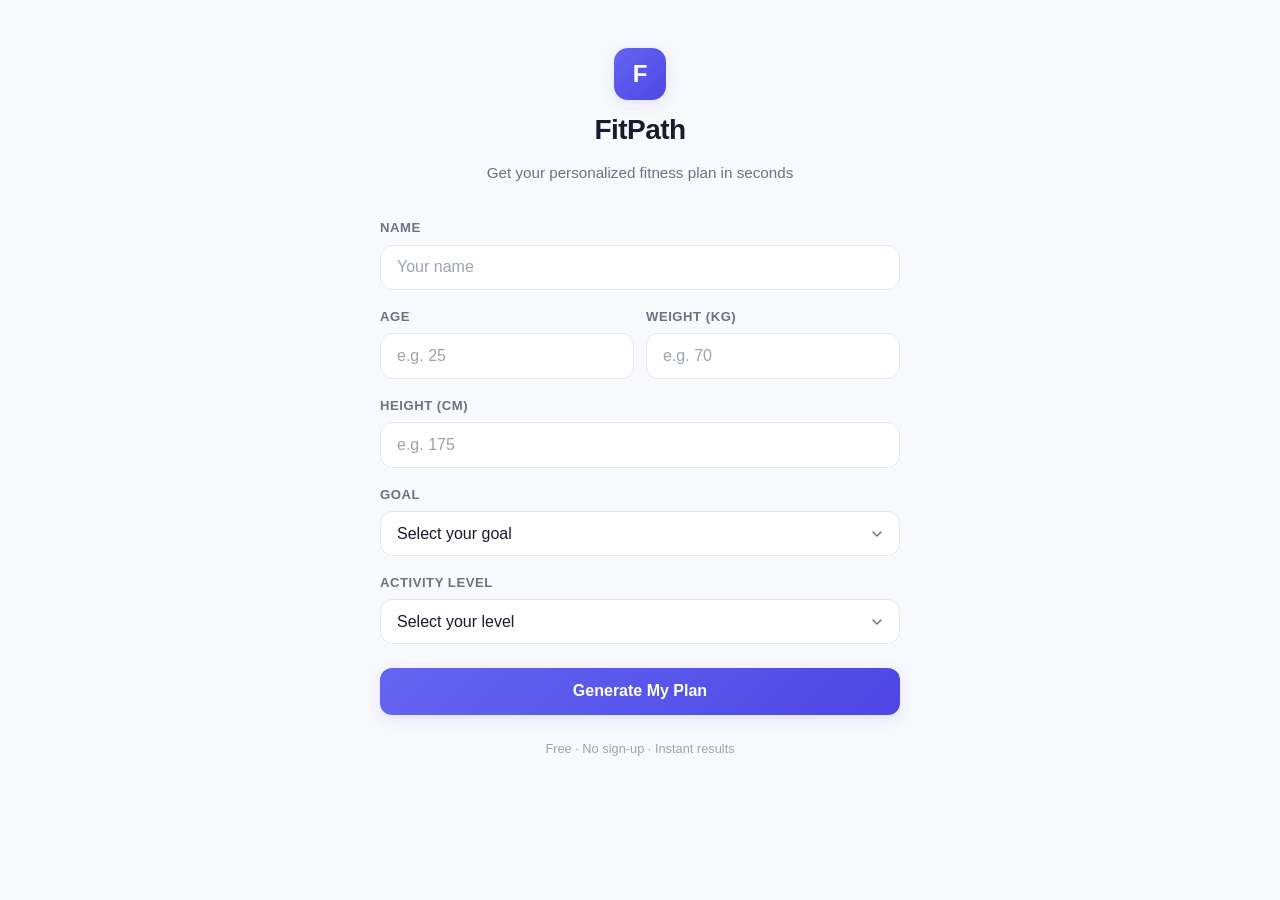
<file: index.html>
<!DOCTYPE html>
<html lang="en">
<head>
  <meta charset="UTF-8">
  <meta name="viewport" content="width=device-width, initial-scale=1.0">
  <title>FitPath - Your Fitness Plan</title>
  <link rel="stylesheet" href="style.css">
</head>
<body>
  <div class="container">
    <div class="logo">
      <div class="logo-icon">F</div>
      <h1>FitPath</h1>
    </div>
    <p class="subtitle">Get your personalized fitness plan in seconds</p>

    <form id="fitness-form">
      <div class="form-group">
        <label for="name">Name</label>
        <input type="text" id="name" name="name" placeholder="Your name" required>
      </div>

      <div class="form-row">
        <div class="form-group">
          <label for="age">Age</label>
          <input type="number" id="age" name="age" placeholder="e.g. 25" min="1" max="120" required>
        </div>
        <div class="form-group">
          <label for="weight">Weight (kg)</label>
          <input type="number" id="weight" name="weight" placeholder="e.g. 70" min="1" max="500" step="0.1" required>
        </div>
      </div>

      <div class="form-group">
        <label for="height">Height (cm)</label>
        <input type="number" id="height" name="height" placeholder="e.g. 175" min="1" max="300" step="0.1" required>
      </div>

      <div class="form-group">
        <label for="goal">Goal</label>
        <select id="goal" name="goal" required>
          <option value="" disabled selected>Select your goal</option>
          <option value="Fat Loss">Fat Loss</option>
          <option value="Muscle Gain">Muscle Gain</option>
        </select>
      </div>

      <div class="form-group">
        <label for="activity">Activity Level</label>
        <select id="activity" name="activity" required>
          <option value="" disabled selected>Select your level</option>
          <option value="Beginner">Beginner</option>
          <option value="Intermediate">Intermediate</option>
          <option value="Advanced">Advanced</option>
        </select>
      </div>

      <button type="submit">Generate My Plan</button>
    </form>

    <p class="footer-note">Free &middot; No sign-up &middot; Instant results</p>
  </div>

  <div class="loading-overlay" id="loading-overlay">
    <div class="loading-card">
      <div class="spinner"></div>
      <p class="loading-title">Creating your personalized plan...</p>
      <p class="loading-sub">Analyzing your inputs</p>
    </div>
  </div>

  <script src="script.js"></script>
</body>
</html>
</file>
<file: style.css>
* {
  margin: 0;
  padding: 0;
  box-sizing: border-box;
}

:root {
  --accent: #6366f1;
  --accent-dark: #4f46e5;
  --accent-light: rgba(99, 102, 241, 0.08);
  --accent-glow: rgba(99, 102, 241, 0.15);
  --bg: #f8f9fc;
  --card: #ffffff;
  --text: #1a1a2e;
  --text-secondary: #6b7280;
  --border: #e5e7eb;
  --border-light: #f3f4f6;
  --success: #10b981;
  --orange: #f59e0b;
  --pink: #ec4899;
}

body {
  font-family: -apple-system, BlinkMacSystemFont, "Segoe UI", Roboto, "Helvetica Neue", sans-serif;
  background: var(--bg);
  color: var(--text);
  min-height: 100vh;
  padding: 2rem 1.25rem;
  line-height: 1.6;
  -webkit-font-smoothing: antialiased;
}

.container {
  max-width: 480px;
  margin: 0 auto;
}

/* Logo */
.logo {
  display: flex;
  flex-direction: column;
  align-items: center;
  gap: 0.5rem;
  margin-bottom: 0.5rem;
}

.logo-icon {
  width: 52px;
  height: 52px;
  background: linear-gradient(135deg, var(--accent), var(--accent-dark));
  border-radius: 14px;
  display: flex;
  align-items: center;
  justify-content: center;
  color: #fff;
  font-size: 1.5rem;
  font-weight: 800;
  box-shadow: 0 4px 14px var(--accent-glow);
}

h1 {
  font-size: 1.75rem;
  font-weight: 800;
  text-align: center;
  color: var(--text);
  letter-spacing: -0.02em;
}

.subtitle {
  text-align: center;
  color: var(--text-secondary);
  margin: 0.25rem 0 2rem;
  font-size: 0.95rem;
}

/* Form */
form {
  display: flex;
  flex-direction: column;
  gap: 1rem;
}

.form-group {
  display: flex;
  flex-direction: column;
  gap: 0.4rem;
}

.form-row {
  display: grid;
  grid-template-columns: 1fr 1fr;
  gap: 0.75rem;
}

label {
  font-size: 0.82rem;
  font-weight: 600;
  color: var(--text-secondary);
  text-transform: uppercase;
  letter-spacing: 0.04em;
}

input,
select {
  width: 100%;
  padding: 0.8rem 1rem;
  font-size: 1rem;
  font-family: inherit;
  border: 1.5px solid var(--border);
  border-radius: 12px;
  background: var(--card);
  color: var(--text);
  outline: none;
  transition: border-color 0.2s, box-shadow 0.2s;
  -webkit-appearance: none;
}

input::placeholder {
  color: #9ca3af;
}

input:focus,
select:focus {
  border-color: var(--accent);
  box-shadow: 0 0 0 3px var(--accent-glow);
}

select {
  background-image: url("data:image/svg+xml,%3Csvg xmlns='http://www.w3.org/2000/svg' width='12' height='12' viewBox='0 0 12 12'%3E%3Cpath d='M2 4l4 4 4-4' fill='none' stroke='%236b7280' stroke-width='1.5' stroke-linecap='round' stroke-linejoin='round'/%3E%3C/svg%3E");
  background-repeat: no-repeat;
  background-position: right 1rem center;
  padding-right: 2.5rem;
}

button[type="submit"] {
  width: 100%;
  padding: 0.9rem 1rem;
  font-size: 1rem;
  font-weight: 700;
  font-family: inherit;
  border: none;
  border-radius: 12px;
  cursor: pointer;
  background: linear-gradient(135deg, var(--accent), var(--accent-dark));
  color: #ffffff;
  transition: transform 0.1s, box-shadow 0.2s;
  box-shadow: 0 4px 14px var(--accent-glow);
  margin-top: 0.5rem;
}

button[type="submit"]:hover {
  box-shadow: 0 6px 20px rgba(99, 102, 241, 0.3);
}

button[type="submit"]:active {
  transform: scale(0.98);
}

.footer-note {
  text-align: center;
  color: #9ca3af;
  font-size: 0.8rem;
  margin-top: 1.5rem;
}

/* Loading Overlay */
.loading-overlay {
  position: fixed;
  inset: 0;
  background: rgba(255, 255, 255, 0.92);
  backdrop-filter: blur(8px);
  -webkit-backdrop-filter: blur(8px);
  display: flex;
  align-items: center;
  justify-content: center;
  z-index: 1000;
  opacity: 0;
  visibility: hidden;
  transition: opacity 0.3s, visibility 0.3s;
}

.loading-overlay.active {
  opacity: 1;
  visibility: visible;
}

.loading-card {
  text-align: center;
  padding: 2rem;
}

.spinner {
  width: 44px;
  height: 44px;
  border: 3.5px solid var(--border);
  border-top-color: var(--accent);
  border-radius: 50%;
  margin: 0 auto 1.25rem;
  animation: spin 0.8s linear infinite;
}

@keyframes spin {
  to { transform: rotate(360deg); }
}

.loading-title {
  font-size: 1.1rem;
  font-weight: 700;
  color: var(--text);
  margin-bottom: 0.25rem;
}

.loading-sub {
  font-size: 0.85rem;
  color: var(--text-secondary);
}

/* Result Page */
.result-page {
  background: linear-gradient(180deg, #eef0ff 0%, var(--bg) 300px);
}

.result-container {
  max-width: 520px;
}

.result-header {
  display: flex;
  align-items: center;
  justify-content: space-between;
  margin-bottom: 1.5rem;
}

.back-link {
  color: var(--text-secondary);
  text-decoration: none;
  font-size: 0.9rem;
  font-weight: 500;
  transition: color 0.2s;
}

.back-link:hover {
  color: var(--text);
}

.logo-sm {
  display: flex;
  flex-direction: row;
  align-items: center;
  gap: 0.5rem;
  margin: 0;
  font-weight: 800;
  font-size: 1rem;
  color: var(--text);
}

.logo-icon-sm {
  width: 30px;
  height: 30px;
  background: linear-gradient(135deg, var(--accent), var(--accent-dark));
  border-radius: 8px;
  display: flex;
  align-items: center;
  justify-content: center;
  color: #fff;
  font-size: 0.85rem;
  font-weight: 800;
}

/* Hero */
.result-hero {
  text-align: center;
  margin-bottom: 1.5rem;
}

.hero-badge {
  display: inline-block;
  background: var(--accent-light);
  color: var(--accent);
  font-size: 0.75rem;
  font-weight: 700;
  text-transform: uppercase;
  letter-spacing: 0.06em;
  padding: 0.35rem 0.85rem;
  border-radius: 100px;
  margin-bottom: 0.75rem;
}

.hero-title {
  font-size: 1.5rem;
  font-weight: 800;
  line-height: 1.3;
  margin-bottom: 0.35rem;
  letter-spacing: -0.02em;
}

.hero-subtitle {
  color: var(--text-secondary);
  font-size: 0.95rem;
}

/* Summary Card */
.summary-card {
  background: var(--card);
  border-radius: 16px;
  padding: 1.25rem;
  margin-bottom: 1.25rem;
  box-shadow: 0 1px 3px rgba(0, 0, 0, 0.04), 0 1px 2px rgba(0, 0, 0, 0.06);
}

.summary-grid {
  display: grid;
  grid-template-columns: 1fr 1fr;
  gap: 0.75rem 1rem;
}

.summary-item {
  display: flex;
  flex-direction: column;
  gap: 0.15rem;
}

.summary-label {
  font-size: 0.7rem;
  font-weight: 600;
  text-transform: uppercase;
  letter-spacing: 0.06em;
  color: var(--text-secondary);
}

.summary-value {
  font-size: 0.95rem;
  font-weight: 600;
  color: var(--text);
}

.summary-value.highlight {
  color: var(--accent);
}

/* Cards */
.card {
  background: var(--card);
  border-radius: 16px;
  padding: 1.25rem;
  margin-bottom: 1rem;
  box-shadow: 0 1px 3px rgba(0, 0, 0, 0.04), 0 1px 2px rgba(0, 0, 0, 0.06);
}

.card-header {
  display: flex;
  align-items: center;
  gap: 0.75rem;
  margin-bottom: 1rem;
  padding-bottom: 0.75rem;
  border-bottom: 1px solid var(--border-light);
}

.card-icon {
  width: 38px;
  height: 38px;
  border-radius: 10px;
  display: flex;
  align-items: center;
  justify-content: center;
  flex-shrink: 0;
}

.diet-icon {
  background: #fef3c7;
  color: var(--orange);
}

.workout-icon {
  background: #ede9fe;
  color: var(--accent);
}

.card h2 {
  font-size: 1.05rem;
  font-weight: 700;
  color: var(--text);
}

.card ul {
  list-style: none;
  padding: 0;
  display: flex;
  flex-direction: column;
  gap: 0.6rem;
}

.card li {
  font-size: 0.9rem;
  color: #374151;
  line-height: 1.5;
  padding-left: 1.25rem;
  position: relative;
}

.card li::before {
  content: "";
  position: absolute;
  left: 0;
  top: 0.55rem;
  width: 6px;
  height: 6px;
  border-radius: 50%;
  background: var(--border);
}

.card-diet li::before {
  background: var(--orange);
}

.card-workout li::before {
  background: var(--accent);
}

.card li strong {
  color: var(--text);
}

.card .day-label {
  font-size: 0.75rem;
  font-weight: 700;
  text-transform: uppercase;
  letter-spacing: 0.04em;
  color: var(--accent);
  margin-bottom: 0.25rem;
}

/* Actions */
.actions {
  display: flex;
  flex-direction: column;
  gap: 0.75rem;
  margin-top: 0.5rem;
}

.btn-primary {
  width: 100%;
  padding: 0.85rem 1rem;
  font-size: 1rem;
  font-weight: 700;
  font-family: inherit;
  border: none;
  border-radius: 12px;
  cursor: pointer;
  background: linear-gradient(135deg, var(--accent), var(--accent-dark));
  color: #ffffff;
  transition: transform 0.1s, box-shadow 0.2s;
  box-shadow: 0 4px 14px var(--accent-glow);
}

.btn-primary:hover {
  box-shadow: 0 6px 20px rgba(99, 102, 241, 0.3);
}

.btn-primary:active {
  transform: scale(0.98);
}

.btn-secondary {
  width: 100%;
  padding: 0.85rem 1rem;
  font-size: 1rem;
  font-weight: 600;
  font-family: inherit;
  border: none;
  border-radius: 12px;
  cursor: pointer;
  background: var(--border-light);
  color: var(--text);
  transition: background 0.2s, transform 0.1s;
}

.btn-secondary:hover {
  background: var(--border);
}

.btn-secondary:active {
  transform: scale(0.98);
}

.link {
  display: block;
  text-align: center;
  color: var(--accent);
  text-decoration: none;
  font-size: 0.88rem;
  font-weight: 600;
  padding: 0.5rem;
  transition: opacity 0.2s;
}

.link:hover {
  opacity: 0.8;
}

/* Responsive */
@media (max-width: 380px) {
  body {
    padding: 1.5rem 1rem;
  }

  .form-row {
    grid-template-columns: 1fr;
  }

  .hero-title {
    font-size: 1.3rem;
  }

  .summary-grid {
    grid-template-columns: 1fr;
  }
}

@media (min-width: 640px) {
  body {
    padding: 3rem 1.5rem;
  }

  .container {
    max-width: 520px;
  }

  .result-container {
    max-width: 560px;
  }
}

/* Error State */
.error-state {
  text-align: center;
  padding: 3rem 0;
}

.error-card {
  background: var(--card);
  border-radius: 16px;
  padding: 2.5rem 1.5rem;
  box-shadow: 0 1px 3px rgba(0, 0, 0, 0.04), 0 1px 2px rgba(0, 0, 0, 0.06);
}

.error-icon {
  margin-bottom: 1.25rem;
}

.error-title {
  font-size: 1.15rem;
  font-weight: 700;
  color: var(--text);
  margin-bottom: 0.5rem;
}

.error-message {
  font-size: 0.92rem;
  color: var(--text-secondary);
  line-height: 1.6;
}
</file>
